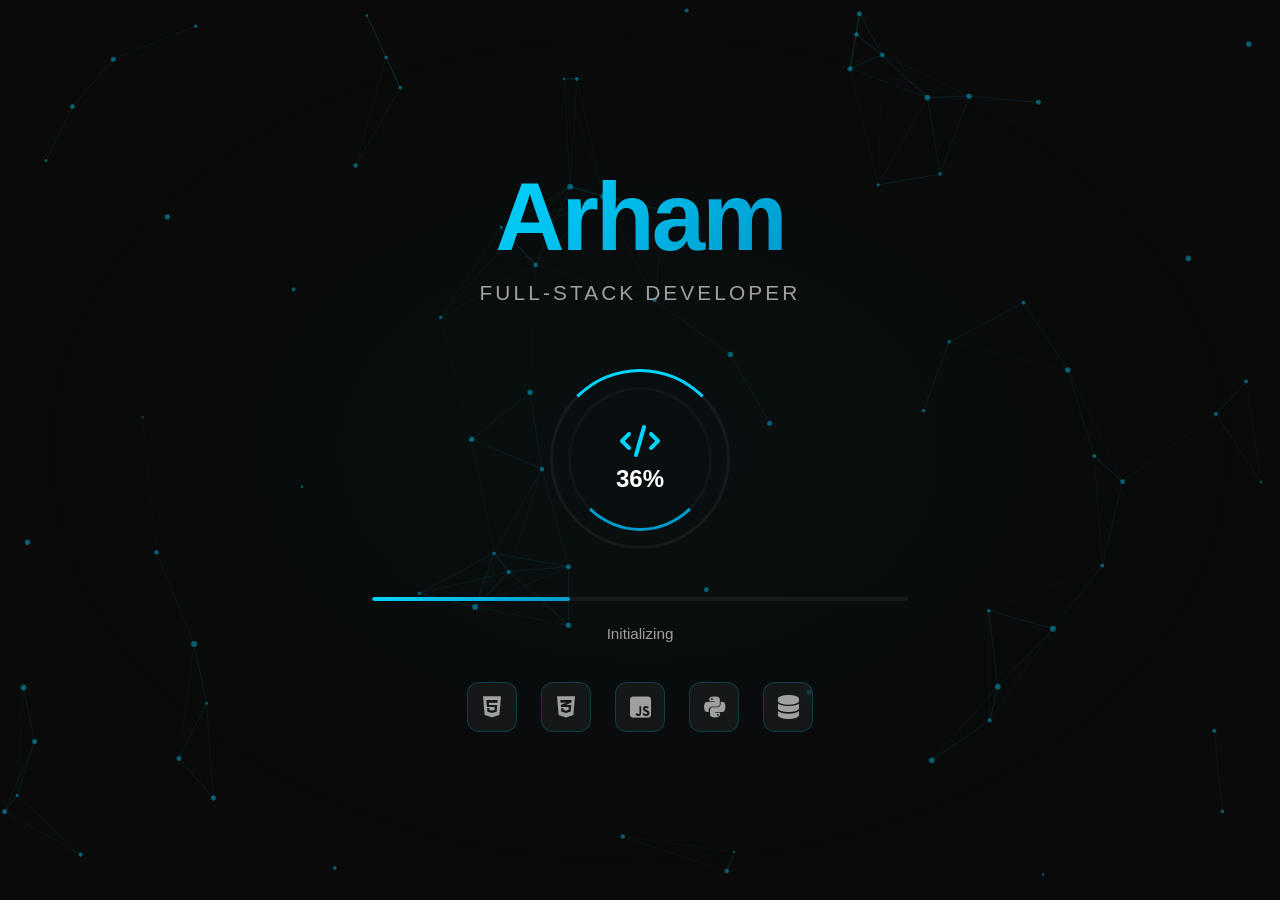
<file: index.html>
<!DOCTYPE html>
<html lang="en">
<head>
    <meta charset="UTF-8">
    <meta name="viewport" content="width=device-width, initial-scale=1.0">
    <title>Arham Topiwala - Portfolio</title>
    <link rel="stylesheet" href="https://cdnjs.cloudflare.com/ajax/libs/font-awesome/6.4.0/css/all.min.css">
    <style>
        * {
            margin: 0;
            padding: 0;
            box-sizing: border-box;
        }

        :root {
            --bg-primary: #0a0a0a;
            --text-primary: #ffffff;
            --text-secondary: #a0a0a0;
            --accent-primary: #00d4ff;
            --accent-secondary: #0099cc;
            --accent-gradient: linear-gradient(135deg, #00d4ff 0%, #0099cc 100%);
        }

        body {
            font-family: 'Inter', -apple-system, BlinkMacSystemFont, 'Segoe UI', sans-serif;
            background: var(--bg-primary);
            color: var(--text-primary);
            overflow: hidden;
            margin: 0;
            padding: 0;
            display: flex;
            align-items: center;
            justify-content: center;
            min-height: 100vh;
        }

        /* Canvas Background */
        #canvas {
            position: fixed;
            top: 0;
            left: 0;
            width: 100%;
            height: 100%;
            z-index: 0;
        }

        /* Subtle Background Overlay */
        .bg-gradient {
            position: fixed;
            top: 0;
            left: 0;
            width: 100%;
            height: 100%;
            background: radial-gradient(ellipse at center, rgba(0, 212, 255, 0.03) 0%, transparent 70%);
            z-index: 1;
        }

        /* Main Container */
        .loader-container {
            position: relative;
            z-index: 10;
            display: flex;
            flex-direction: column;
            align-items: center;
            justify-content: center;
            padding: 2rem;
            text-align: center;
            max-width: 600px;
            width: 100%;
        }

        /* Brand Section */
        .brand-section {
            margin-bottom: 4rem;
            opacity: 0;
            animation: fadeInUp 0.8s ease forwards;
        }

        .brand-name {
            font-size: clamp(3.5rem, 8vw, 6rem);
            font-weight: 900;
            letter-spacing: -0.03em;
            margin-bottom: 0.5rem;
            line-height: 1;
        }

        .name-gradient {
            background: var(--accent-gradient);
            -webkit-background-clip: text;
            -webkit-text-fill-color: transparent;
            background-clip: text;
        }

        .brand-role {
            font-size: clamp(1rem, 2vw, 1.3rem);
            color: var(--text-secondary);
            font-weight: 400;
            letter-spacing: 0.15em;
            text-transform: uppercase;
            margin-top: 1rem;
        }

        /* Simple Loader */
        .loader-wrapper {
            position: relative;
            width: 180px;
            height: 180px;
            margin-bottom: 3rem;
            opacity: 0;
            animation: fadeIn 0.8s ease 0.3s forwards;
        }

        /* Clean Circle Loader */
        .circle-loader {
            position: absolute;
            width: 100%;
            height: 100%;
            border: 3px solid rgba(255, 255, 255, 0.05);
            border-radius: 50%;
            border-top-color: var(--accent-primary);
            animation: rotate 1.5s linear infinite;
        }

        .circle-loader-inner {
            position: absolute;
            top: 15px;
            left: 15px;
            width: calc(100% - 30px);
            height: calc(100% - 30px);
            border: 3px solid rgba(255, 255, 255, 0.03);
            border-radius: 50%;
            border-bottom-color: var(--accent-secondary);
            animation: rotate 2s linear infinite reverse;
        }

        @keyframes rotate {
            100% { transform: rotate(360deg); }
        }

        /* Center Content */
        .loader-center {
            position: absolute;
            top: 50%;
            left: 50%;
            transform: translate(-50%, -50%);
            display: flex;
            flex-direction: column;
            align-items: center;
            gap: 0.5rem;
        }

        .loader-icon {
            font-size: 2rem;
            color: var(--accent-primary);
        }

        .loader-percentage {
            font-size: 1.5rem;
            font-weight: 700;
            color: var(--text-primary);
        }

        /* Progress Bar */
        .progress-container {
            width: 100%;
            opacity: 0;
            animation: fadeInUp 0.8s ease 0.6s forwards;
            margin-bottom: 2.5rem;
        }

        .progress-bar {
            width: 100%;
            height: 4px;
            background: rgba(255, 255, 255, 0.05);
            border-radius: 4px;
            overflow: hidden;
            margin-bottom: 1.5rem;
        }

        .progress-fill {
            height: 100%;
            background: var(--accent-gradient);
            width: 0%;
            border-radius: 4px;
            transition: width 0.3s ease;
        }

        .progress-text {
            font-size: 0.95rem;
            color: var(--text-secondary);
            font-weight: 500;
        }

        /* Simple Dots Animation */
        .loading-dots::after {
            content: '';
            animation: dots 1.5s steps(4, end) infinite;
        }

        @keyframes dots {
            0%, 20% { content: ''; }
            40% { content: '.'; }
            60% { content: '..'; }
            80%, 100% { content: '...'; }
        }

        /* Tech Stack Icons */
        .tech-stack {
            display: flex;
            gap: 1.5rem;
            flex-wrap: wrap;
            justify-content: center;
            opacity: 0;
            animation: fadeInUp 0.8s ease 0.9s forwards;
        }

        .tech-icon {
            width: 50px;
            height: 50px;
            display: flex;
            align-items: center;
            justify-content: center;
            background: rgba(255, 255, 255, 0.05);
            border: 1px solid rgba(0, 212, 255, 0.2);
            border-radius: 12px;
            font-size: 1.5rem;
            color: var(--text-secondary);
            transition: all 0.3s ease;
            backdrop-filter: blur(10px);
        }

        .tech-icon:hover {
            transform: translateY(-5px);
            border-color: var(--accent-primary);
            color: var(--accent-primary);
            box-shadow: 0 10px 25px rgba(0, 212, 255, 0.2);
        }

        /* Fade Animations */
        @keyframes fadeIn {
            from {
                opacity: 0;
            }
            to {
                opacity: 1;
            }
        }

        @keyframes fadeInUp {
            from {
                opacity: 0;
                transform: translateY(20px);
            }
            to {
                opacity: 1;
                transform: translateY(0);
            }
        }

        /* Complete Fade Out */
        .fade-out {
            animation: fadeOut 0.6s ease forwards;
        }

        @keyframes fadeOut {
            to {
                opacity: 0;
            }
        }

        /* Responsive */
        @media (max-width: 768px) {
            .brand-name {
                font-size: clamp(2.5rem, 10vw, 4rem);
            }

            .brand-role {
                font-size: clamp(0.85rem, 2.5vw, 1rem);
                letter-spacing: 0.1em;
            }

            .loader-wrapper {
                width: 150px;
                height: 150px;
                margin-bottom: 2.5rem;
            }

            .loader-icon {
                font-size: 1.5rem;
            }

            .loader-percentage {
                font-size: 1.2rem;
            }

            .brand-section {
                margin-bottom: 3rem;
            }

            .tech-stack {
                gap: 1rem;
            }

            .tech-icon {
                width: 45px;
                height: 45px;
                font-size: 1.3rem;
            }
        }

        @media (max-width: 480px) {
            .loader-container {
                padding: 1.5rem;
            }

            .brand-section {
                margin-bottom: 2.5rem;
            }

            .loader-wrapper {
                width: 130px;
                height: 130px;
                margin-bottom: 2rem;
            }

            .progress-container {
                margin-bottom: 2rem;
            }

            .tech-icon {
                width: 40px;
                height: 40px;
                font-size: 1.2rem;
            }
        }
    </style>
</head>
<body>
    <!-- Animated Canvas Background -->
    <canvas id="canvas"></canvas>

    <!-- Subtle Background Overlay -->
    <div class="bg-gradient"></div>

    <!-- Main Container -->
    <div class="loader-container" id="loaderContainer">
        <!-- Brand Section -->
        <div class="brand-section">
            <h1 class="brand-name">
                <span class="name-gradient">Arham</span>
            </h1>
            <p class="brand-role">Full-Stack Developer</p>
        </div>

        <!-- Loader -->
        <div class="loader-wrapper">
            <div class="circle-loader">
                <div class="circle-loader-inner"></div>
            </div>
            <div class="loader-center">
                <i class="fas fa-code loader-icon"></i>
                <span class="loader-percentage" id="percentage">0%</span>
            </div>
        </div>

        <!-- Progress Section -->
        <div class="progress-container">
            <div class="progress-bar">
                <div class="progress-fill" id="progressFill"></div>
            </div>
            <p class="progress-text">
                <span id="statusText">Loading</span><span class="loading-dots"></span>
            </p>
        </div>

        <!-- Tech Stack Icons -->
        <div class="tech-stack">
            <div class="tech-icon" title="HTML5">
                <i class="fab fa-html5"></i>
            </div>
            <div class="tech-icon" title="CSS3">
                <i class="fab fa-css3-alt"></i>
            </div>
            <div class="tech-icon" title="JavaScript">
                <i class="fab fa-js-square"></i>
            </div>
            <div class="tech-icon" title="Python">
                <i class="fab fa-python"></i>
            </div>
            <div class="tech-icon" title="Database">
                <i class="fas fa-database"></i>
            </div>
        </div>
    </div>

    <script>
        // Canvas Background Animation with Particles
        const canvas = document.getElementById('canvas');
        const ctx = canvas.getContext('2d');
        let particles = [];

        function resizeCanvas() {
            canvas.width = window.innerWidth;
            canvas.height = window.innerHeight;
        }
        resizeCanvas();
        window.addEventListener('resize', resizeCanvas);

        class Particle {
            constructor() {
                this.x = Math.random() * canvas.width;
                this.y = Math.random() * canvas.height;
                this.vx = (Math.random() - 0.5) * 0.5;
                this.vy = (Math.random() - 0.5) * 0.5;
                this.radius = Math.random() * 2 + 1;
            }

            update() {
                this.x += this.vx;
                this.y += this.vy;

                if (this.x < 0 || this.x > canvas.width) this.vx *= -1;
                if (this.y < 0 || this.y > canvas.height) this.vy *= -1;
            }

            draw() {
                ctx.beginPath();
                ctx.arc(this.x, this.y, this.radius, 0, Math.PI * 2);
                ctx.fillStyle = 'rgba(0, 212, 255, 0.4)';
                ctx.fill();
            }
        }

        // Create particles
        for (let i = 0; i < 80; i++) {
            particles.push(new Particle());
        }

        function animate() {
            ctx.clearRect(0, 0, canvas.width, canvas.height);

            particles.forEach(particle => {
                particle.update();
                particle.draw();
            });

            // Draw connections between nearby particles
            for (let i = 0; i < particles.length; i++) {
                for (let j = i + 1; j < particles.length; j++) {
                    const dx = particles[i].x - particles[j].x;
                    const dy = particles[i].y - particles[j].y;
                    const distance = Math.sqrt(dx * dx + dy * dy);

                    if (distance < 150) {
                        ctx.beginPath();
                        ctx.moveTo(particles[i].x, particles[i].y);
                        ctx.lineTo(particles[j].x, particles[j].y);
                        ctx.strokeStyle = `rgba(0, 212, 255, ${0.15 * (1 - distance / 150)})`;
                        ctx.lineWidth = 1;
                        ctx.stroke();
                    }
                }
            }

            requestAnimationFrame(animate);
        }
        animate();

        // Loading simulation
        let progress = 0;
        const progressFill = document.getElementById('progressFill');
        const percentage = document.getElementById('percentage');
        const statusText = document.getElementById('statusText');

        const statuses = [
            'Loading',
            'Initializing',
            'Building',
            'Preparing',
            'Almost there',
            'Ready'
        ];

        let statusIndex = 0;

        const interval = setInterval(() => {
            progress += Math.random() * 15;

            if (progress >= 100) {
                progress = 100;
                clearInterval(interval);

                progressFill.style.width = '100%';
                percentage.textContent = '100%';
                statusText.textContent = 'Ready';

                // Fade out and redirect
                setTimeout(() => {
                    document.getElementById('loaderContainer').classList.add('fade-out');
                    
                    // Redirect to portfolio home page
                    setTimeout(() => {
                        window.location.href = 'home.html';
                    }, 600);
                }, 500);
            } else {
                progressFill.style.width = progress + '%';
                percentage.textContent = Math.floor(progress) + '%';

                // Update status text
                const newStatusIndex = Math.min(
                    Math.floor((progress / 100) * (statuses.length - 1)),
                    statuses.length - 2
                );

                if (newStatusIndex > statusIndex) {
                    statusIndex = newStatusIndex;
                    statusText.textContent = statuses[statusIndex];
                }
            }
        }, 200);
    </script>
</body>
</html>
</file>
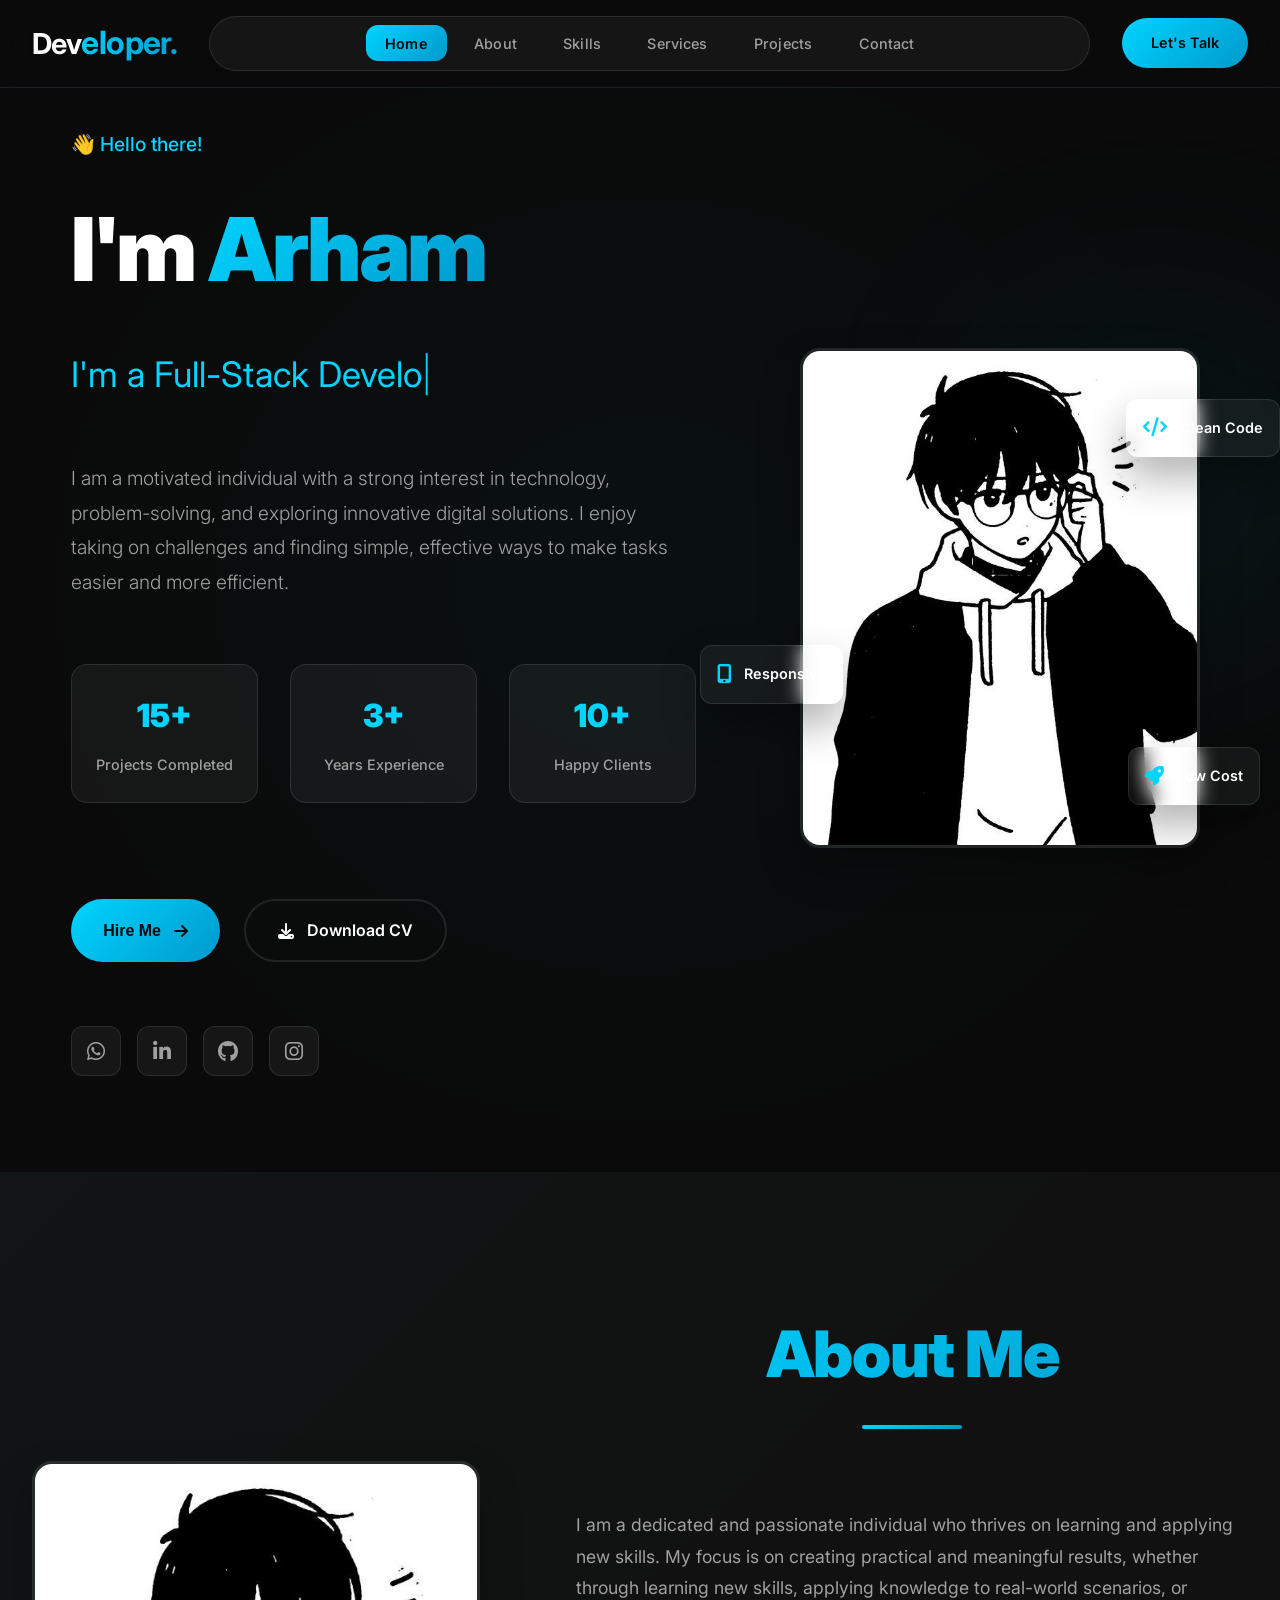
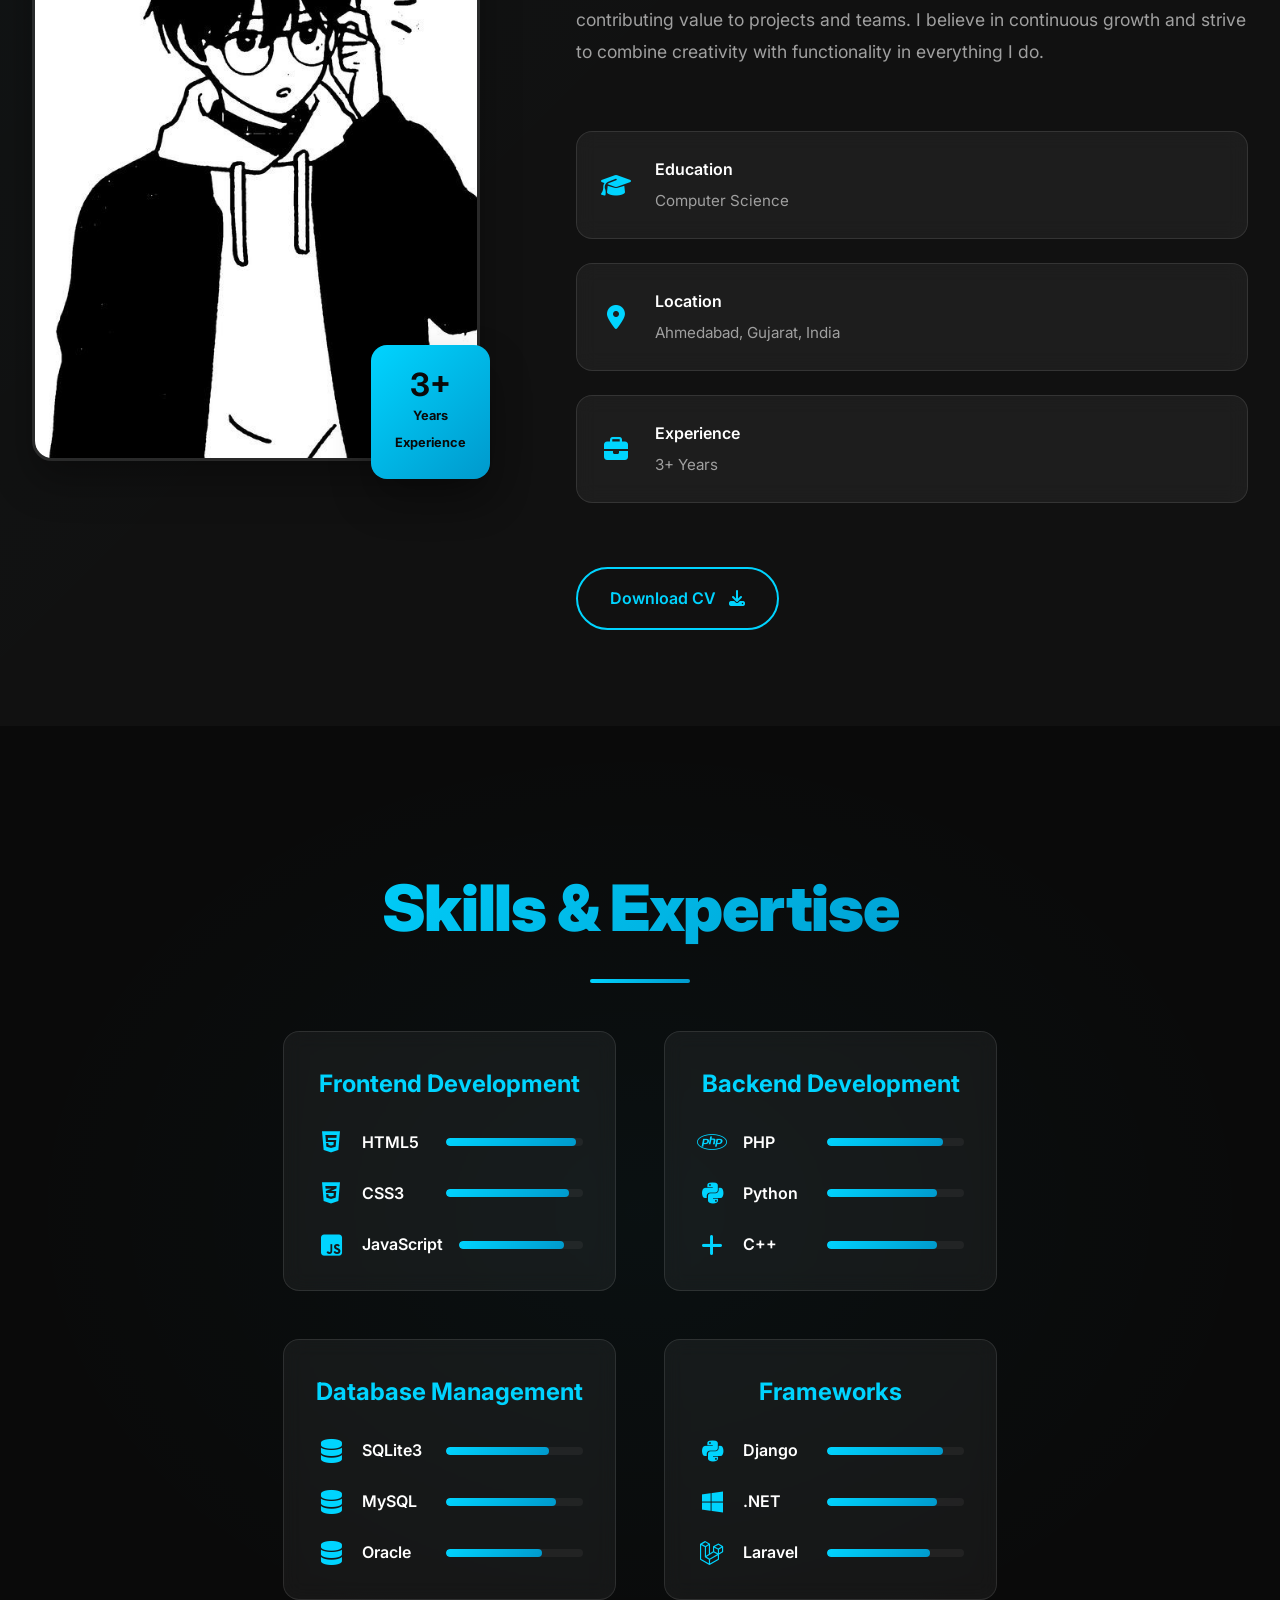
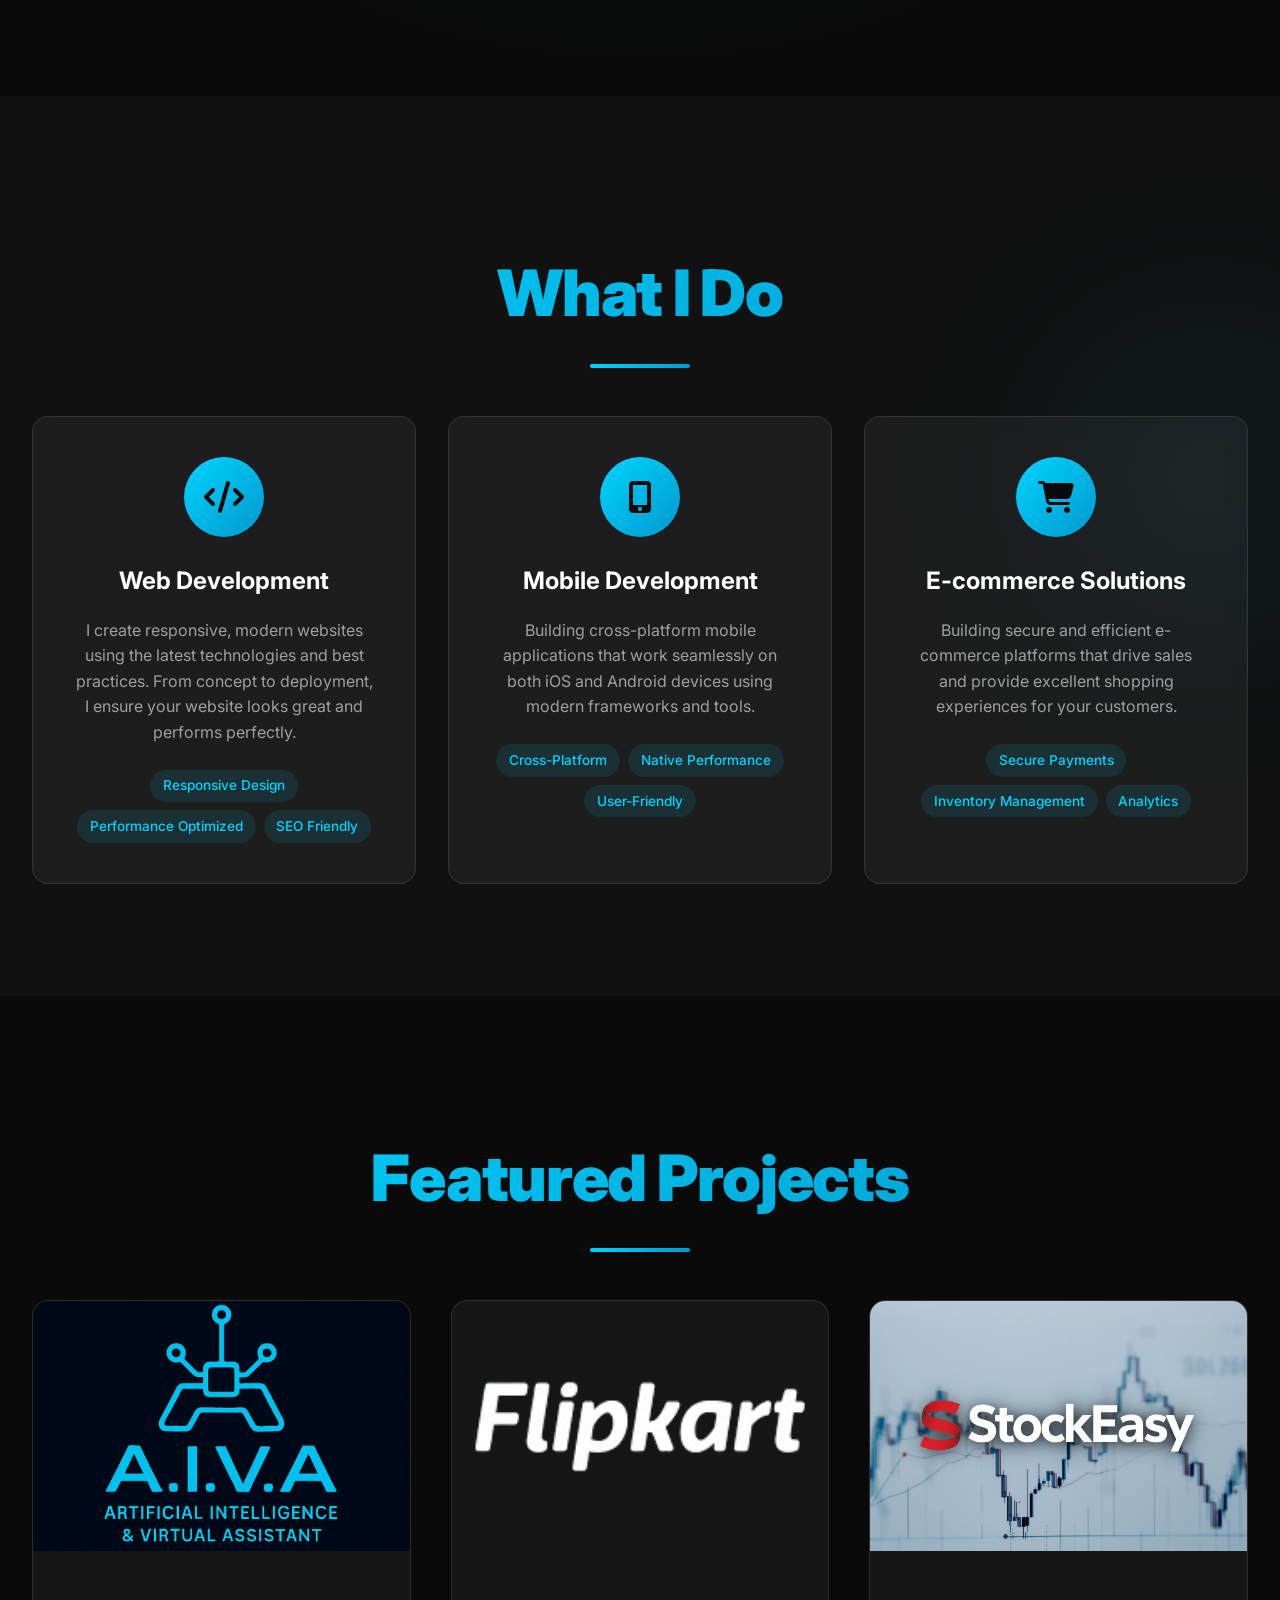
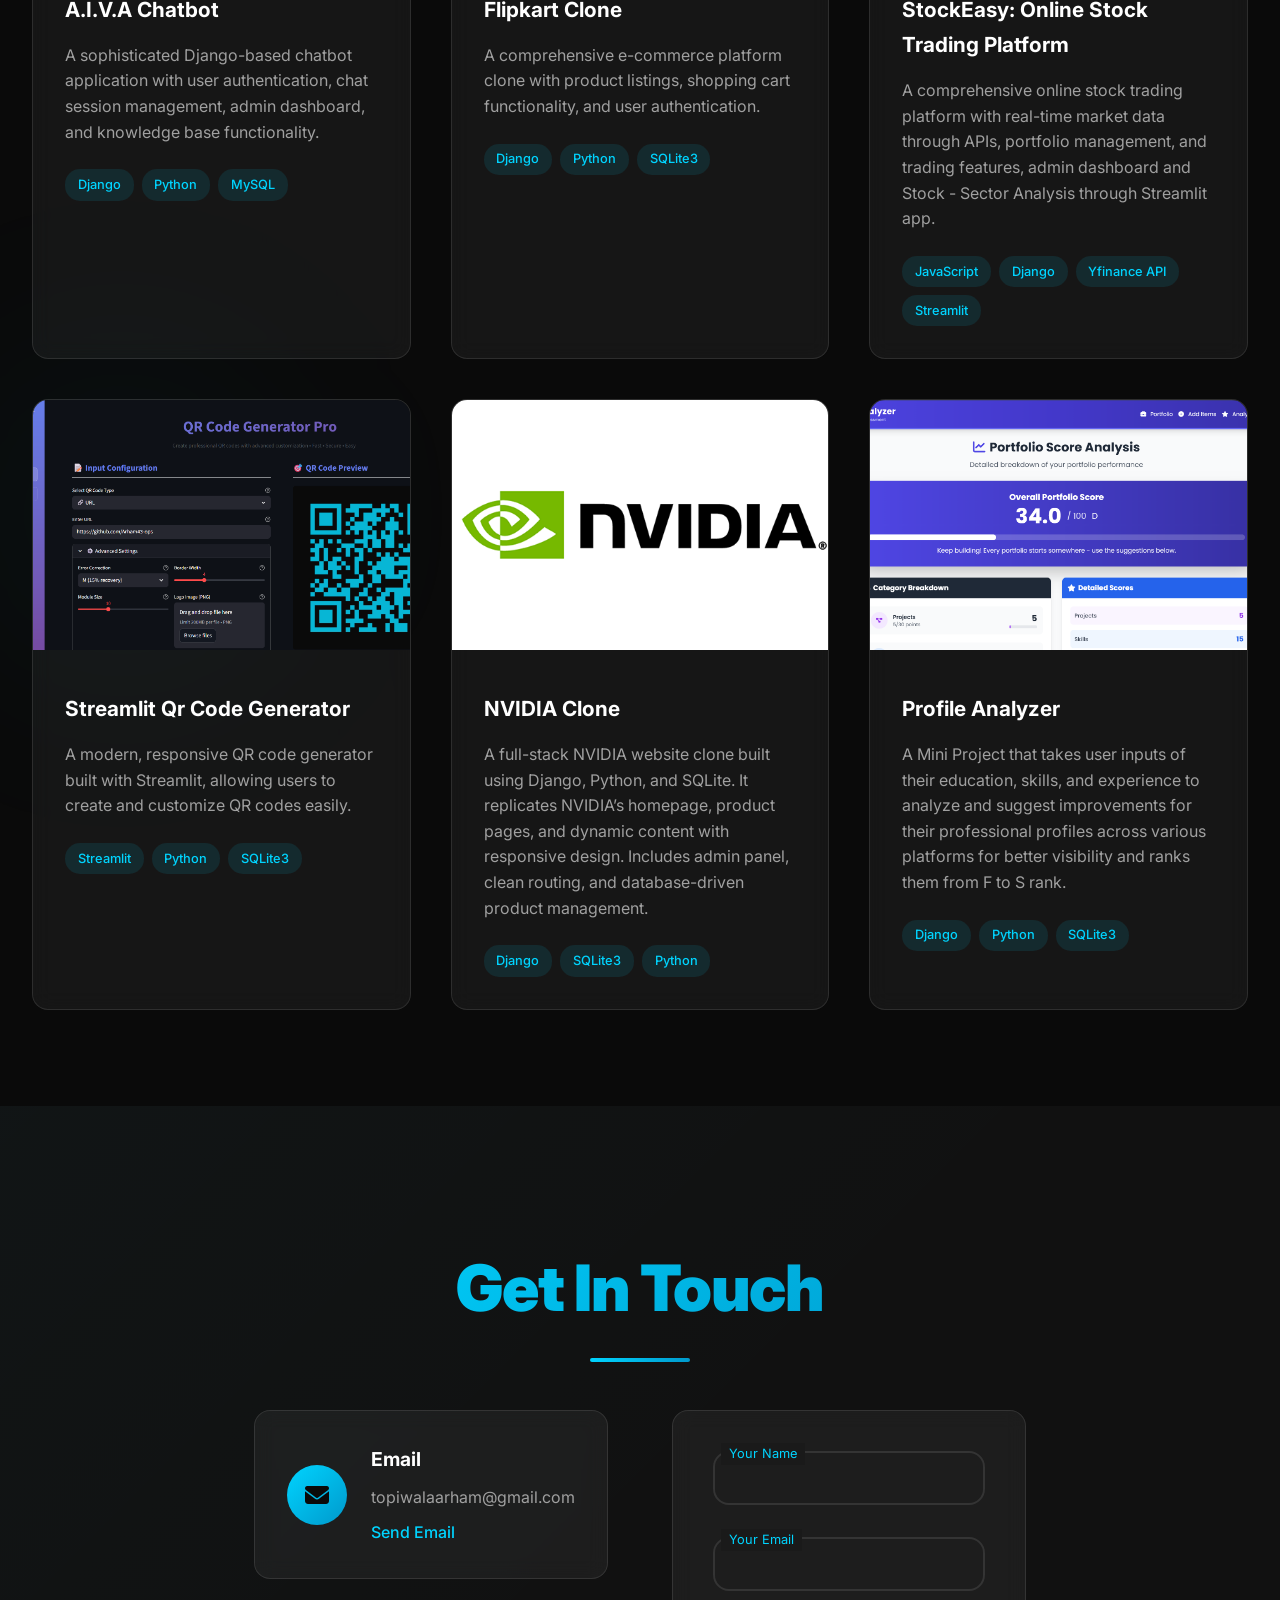
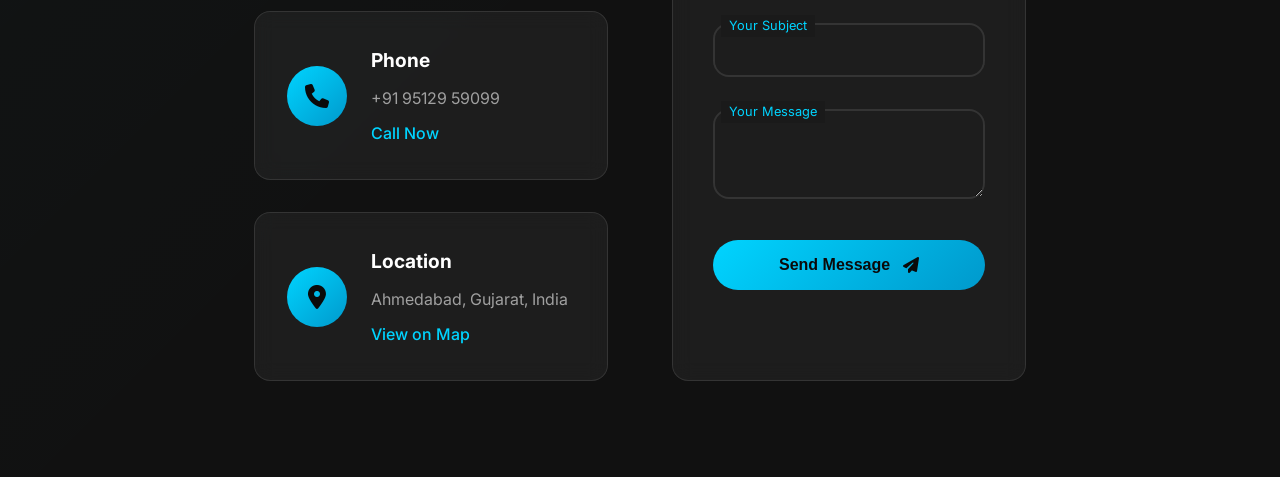
<file: home.html>
<!DOCTYPE html>
<html lang="en">

<head>
    <meta charset="UTF-8">
    <meta name="viewport" content="width=device-width, initial-scale=1.0">
    <title>Arham Topiwala</title>
    <link rel="stylesheet"
        href="https://fonts.googleapis.com/css2?family=Inter:wght@300;400;500;600;700;900&display=swap">
    <link rel="stylesheet" href="https://cdnjs.cloudflare.com/ajax/libs/font-awesome/6.4.0/css/all.min.css">
    <link rel="stylesheet" href="style.css">
</head>

<body>
    <header>
        <nav class="navbar">
            <div class="nav-brand">Dev<span class="brand-dot">eloper.</span></div>
            <ul class="nav-menu">
                <li><a href="#home" class="nav-link active">Home</a></li>
                <li><a href="#about" class="nav-link">About</a></li>
                <li><a href="#skills" class="nav-link">Skills</a></li>
                <li><a href="#service" class="nav-link">Services</a></li>
                <li><a href="#project" class="nav-link">Projects</a></li>
                <li><a href="#contact" class="nav-link">Contact</a></li>
            </ul>
            <div class="nav-cta">
                <a href="#contact" class="cta-btn">Let's Talk</a>
            </div>
            <div class="hamburger">
                <span></span>
                <span></span>
                <span></span>
            </div>
        </nav>
    </header>

    <main>
        <section id="home" class="section home">
            <div class="container">
                <div class="home-content">
                    <div class="home-text">
                        <div class="greeting">👋 Hello there!</div>
                        <h1 class="hero-title">I'm <span class="accent">Arham</span></h1>
                        <h2 class="hero-subtitle" id="rotating-profession">Web Developer</h2>
                        <p class="hero-desc">I am a motivated individual with a strong interest in technology,
                            problem-solving, and exploring innovative
                            digital solutions.
                            I enjoy taking on challenges and finding simple, effective ways to make tasks easier and
                            more efficient.
                        </p>

                        <div class="hero-stats">
                            <div class="stat">
                                <span class="stat-number">15+</span>
                                <span class="stat-label">Projects Completed</span>
                            </div>
                            <div class="stat">
                                <span class="stat-number">3+</span>
                                <span class="stat-label">Years Experience</span>
                            </div>
                            <div class="stat">
                                <span class="stat-number">10+</span>
                                <span class="stat-label">Happy Clients</span>
                            </div>
                        </div>

                        <div class="hero-actions">
                            <button class="hire-btn primary" href = "#contact">
                                <span>Hire Me</span>
                                <i class="fas fa-arrow-right"></i>
                            </button>
                            <a href="#" class="hire-btn secondary" id="downloadCvBtn">
                                <i class="fas fa-download"></i>
                                <span>Download CV</span>
                            </a>
                        </div>

                        <div class="social-links">
                            <a href="https://wa.me/9512959909" aria-label="WhatsApp" class="social-icon whatsapp" target="_blank">
                                <i class="fab fa-whatsapp"></i>
                            </a>
                            <a href="https://www.linkedin.com/in/arham-topiwala" aria-label="LinkedIn" class="social-icon linkedin" target="_blank">
                                <i class="fab fa-linkedin-in"></i>
                            </a>
                            <a href="https://github.com/Arham43-ops" aria-label="GitHub" class="social-icon github" target="_blank">
                                <i class="fab fa-github"></i>
                            </a>
                            <a href="https://www.instagram.com/ofc.not_arham" aria-label="Instagram" class="social-icon instagram" target="_blank">
                                <i class="fab fa-instagram"></i>
                            </a>
                        </div>
                    </div>

                    <div class="home-image">
                        <div class="image-container">
                            <img src="images/img.jpg" alt="Profile photo of Asep" class="profile-image">
                            <div class="floating-card card-1">
                                <i class="fas fa-code"></i>
                                <span>Clean Code</span>
                            </div>
                            <div class="floating-card card-2">
                                <i class="fas fa-mobile-alt"></i>
                                <span>Responsive</span>
                            </div>
                            <div class="floating-card card-3">
                                <i class="fas fa-rocket"></i>
                                <span>Low Cost</span>
                            </div>
                        </div>
                    </div>
                </div>
            </div>
        </section>

        <section id="about" class="section about">
            <div class="container">
                <div class="about-content">
                    <div class="about-image">
                        <div class="image-wrapper">
                            <img src="images/img.jpg" alt="About Asep" class="about-img">
                            <div class="experience-badge">
                                <span class="badge-number">3+</span>
                                <span class="badge-text">Years<br>Experience</span>
                            </div>
                        </div>
                    </div>

                    <div class="about-text">
                        <h2 class="section-title">About Me</h2>
                        <div class="about-description">
                            <p>
                                I am a dedicated and passionate individual who thrives on learning and applying new
                                skills. My focus is on creating practical and meaningful results, whether through
                                learning new
                                skills, applying knowledge to real-world scenarios, or contributing value to projects
                                and teams. I believe in continuous growth
                                and strive to combine
                                creativity with
                                functionality in everything I do.
                            </p>
                        </div>

                        <div class="about-highlights">
                            <div class="highlight">
                                <i class="fas fa-graduation-cap"></i>
                                <div>
                                    <h4>Education</h4>
                                    <p>Computer Science</p>
                                </div>
                            </div>
                            <div class="highlight">
                                <i class="fas fa-map-marker-alt"></i>
                                <div>
                                    <h4>Location</h4>
                                    <p>Ahmedabad, Gujarat, India</p>
                                </div>
                            </div>
                            <div class="highlight">
                                <i class="fas fa-briefcase"></i>
                                <div>
                                    <h4>Experience</h4>
                                    <p>3+ Years</p>
                                </div>
                            </div>
                        </div>

                        <div class="about-actions">
                            <a href="Resume/Arham Resume.pdf" class="about-btn" download>
                                <span>Download CV</span>
                                <i class="fas fa-download"></i>
                            </a>
                        </div>
                    </div>
                </div>
            </div>
        </section>

        <!-- Skills Section -->
        <section id="skills" class="section skills">
            <div class="container">
                <h2 class="section-title">Skills & Expertise</h2>
                <div class="skills-content">
                    <div class="skills-grid">
                        <div class="skill-category">
                            <h3>Frontend Development</h3>
                            <div class="skill-items">
                                <div class="skill-item">
                                    <i class="fab fa-html5"></i>
                                    <span>HTML5</span>
                                    <div class="skill-bar">
                                        <div class="skill-fill" style="width: 95%"></div>
                                    </div>
                                </div>
                                <div class="skill-item">
                                    <i class="fab fa-css3-alt"></i>
                                    <span>CSS3</span>
                                    <div class="skill-bar">
                                        <div class="skill-fill" style="width: 90%"></div>
                                    </div>
                                </div>
                                <div class="skill-item">
                                    <i class="fab fa-js-square"></i>
                                    <span>JavaScript</span>
                                    <div class="skill-bar">
                                        <div class="skill-fill" style="width: 85%"></div>
                                    </div>
                                </div>
                            </div>
                        </div>
                        <div class="skill-category">
                            <h3>Backend Development</h3>
                            <div class="skill-items">
                                <div class="skill-item">
                                    <i class="fab fa-php"></i>
                                    <span>PHP</span>
                                    <div class="skill-bar">
                                        <div class="skill-fill" style="width: 85%"></div>
                                    </div>
                                </div>
                                <div class="skill-item">
                                    <i class="fab fa-python"></i>
                                    <span>Python</span>
                                    <div class="skill-bar">
                                        <div class="skill-fill" style="width: 80%"></div>
                                    </div>
                                </div>
                                <div class="skill-item">
                                    <i class="fas fa-plus"></i>
                                    <span>C++</span>
                                    <div class="skill-bar">
                                        <div class="skill-fill" style="width: 80%"></div>
                                    </div>
                                </div>
                            </div>
                        </div>
                        <div class="skill-category">
                            <h3>Database Management</h3>
                            <div class="skill-items">
                                <div class="skill-item">
                                    <i class="fas fa-database"></i>
                                    <span>SQLite3</span>
                                    <div class="skill-bar">
                                        <div class="skill-fill" style="width: 75%"></div>
                                    </div>
                                </div>
                                <div class="skill-item">
                                    <i class="fas fa-database"></i>
                                    <span>MySQL</span>
                                    <div class="skill-bar">
                                        <div class="skill-fill" style="width: 80%"></div>
                                    </div>
                                </div>
                                <div class="skill-item">
                                    <i class="fas fa-database"></i>
                                    <span>Oracle</span>
                                    <div class="skill-bar">
                                        <div class="skill-fill" style="width: 70%"></div>
                                    </div>
                                </div>
                            </div>
                        </div>
                        <div class="skill-category">
                            <h3>Frameworks</h3>
                            <div class="skill-items">
                                <div class="skill-item">
                                    <i class="fab fa-python"></i>
                                    <span>Django</span>
                                    <div class="skill-bar">
                                        <div class="skill-fill" style="width: 85%"></div>
                                    </div>
                                </div>
                                <div class="skill-item">
                                    <i class="fab fa-windows"></i>
                                    <span>.NET</span>
                                    <div class="skill-bar">
                                        <div class="skill-fill" style="width: 80%"></div>
                                    </div>
                                </div>
                                <div class="skill-item">
                                    <i class="fab fa-laravel"></i>
                                    <span>Laravel</span>
                                    <div class="skill-bar">
                                        <div class="skill-fill" style="width: 75%"></div>
                                    </div>
                                </div>
                            </div>
                        </div>
                    </div>
                </div>
            </div>
        </section>

        <!-- Services Section -->
        <section id="service" class="section services">
            <div class="container">
                <h2 class="section-title">What I Do</h2>
                <div class="services-content">
                    <div class="services-grid">
                        <div class="service-card">
                            <div class="service-icon">
                                <i class="fas fa-code"></i>
                            </div>
                            <h3>Web Development</h3>
                            <p>I create responsive, modern websites using the latest technologies and best practices.
                                From concept to deployment, I ensure your website looks great and performs perfectly.
                            </p>
                            <div class="service-features">
                                <span>Responsive Design</span>
                                <span>Performance Optimized</span>
                                <span>SEO Friendly</span>
                            </div>
                        </div>
                        <div class="service-card">
                            <div class="service-icon">
                                <i class="fas fa-mobile-alt"></i>
                            </div>
                            <h3>Mobile Development</h3>
                            <p>Building cross-platform mobile applications that work seamlessly on both iOS and Android
                                devices using modern frameworks and tools.</p>
                            <div class="service-features">
                                <span>Cross-Platform</span>
                                <span>Native Performance</span>
                                <span>User-Friendly</span>
                            </div>
                        </div>
                        <div class="service-card">
                            <div class="service-icon">
                                <i class="fas fa-shopping-cart"></i>
                            </div>
                            <h3>E-commerce Solutions</h3>
                            <p>Building secure and efficient e-commerce platforms that drive sales and provide excellent
                                shopping experiences for your customers.</p>
                            <div class="service-features">
                                <span>Secure Payments</span>
                                <span>Inventory Management</span>
                                <span>Analytics</span>
                            </div>
                        </div>
                    </div>
                </div>
            </div>
        </section>

        <!-- Projects Section -->
        <section id="project" class="section projects">
            <div class="container">
                <h2 class="section-title">Featured Projects</h2>
                <div class="projects-content">
                    <div class="projects-grid">
                        <div class="project-card">
                            <div class="project-image">
                                <img src="images/AIVA.png" alt="Project 1">
                                <div class="project-overlay">
                                    <div class="project-links">
                                        <a href="#" class="project-link">
                                            <i class="fas fa-external-link-alt"></i>
                                        </a>
                                        <a href="http://github.com/Arham43-ops/aiva_chatbot" class="project-link">
                                            <i class="fab fa-github"></i>
                                        </a>
                                    </div>
                                </div>
                            </div>
                            <div class="project-info">
                                <h3>A.I.V.A Chatbot</h3>
                                <p>A sophisticated Django-based chatbot application with user authentication, chat
                                    session management, admin dashboard, and knowledge base functionality.</p>
                                <div class="project-tech">
                                    <span>Django</span>
                                    <span>Python</span>
                                    <span>MySQL</span>
                                </div>
                            </div>
                        </div>
                        <div class="project-card">
                            <div class="project-image">
                                <img src="images/flipkart.png" alt="Project 2">
                                <div class="project-overlay">
                                    <div class="project-links">
                                        <a href="#" class="project-link">
                                            <i class="fas fa-external-link-alt"></i>
                                        </a>
                                        <a href="https://github.com/Arham43-ops/Flipkart_Clone" class="project-link">
                                            <i class="fab fa-github"></i>
                                        </a>
                                    </div>
                                </div>
                            </div>
                            <div class="project-info">
                                <h3>Flipkart Clone</h3>
                                <p>A comprehensive e-commerce platform clone with product listings, shopping cart
                                    functionality, and user authentication.</p>
                                <div class="project-tech">
                                    <span>Django</span>
                                    <span>Python</span>
                                    <span>SQLite3</span>
                                </div>
                            </div>
                        </div>
                        <div class="project-card">
                            <div class="project-image">
                                <img src="images/StockEasy.jpg" alt="Project 3">
                                <div class="project-overlay">
                                    <div class="project-links">
                                        <a href="#" class="project-link">
                                            <i class="fas fa-external-link-alt"></i>
                                        </a>
                                        <a href="#" class="project-link">
                                            <i class="fab fa-github"></i>
                                        </a>
                                    </div>
                                </div>
                            </div>
                            <div class="project-info">
                                <h3>StockEasy: Online Stock Trading Platform</h3>
                                <p>A comprehensive online stock trading platform with real-time market data through
                                    APIs, portfolio management, and trading features, admin dashboard and Stock - Sector
                                    Analysis through Streamlit app.</p>
                                <div class="project-tech">
                                    <span>JavaScript</span>
                                    <span>Django</span>
                                    <span>Yfinance API</span>
                                    <span>Streamlit</span>
                                </div>
                            </div>
                        </div>
                        <div class="project-card">
                            <div class="project-image">
                                <img src="images/QR-Generator.png" alt="Project 4">
                                <div class="project-overlay">
                                    <div class="project-links">
                                        <a href="#" class="project-link">
                                            <i class="fas fa-external-link-alt"></i>
                                        </a>
                                        <a href="https://github.com/Arham43-ops/Qr_Code-Generator" class="project-link">
                                            <i class="fab fa-github"></i>
                                        </a>
                                    </div>
                                </div>
                            </div>
                            <div class="project-info">
                                <h3>Streamlit Qr Code Generator</h3>
                                <p>A modern, responsive QR code generator built with Streamlit, allowing users to create
                                    and customize QR codes easily.</p>
                                <div class="project-tech">
                                    <span>Streamlit</span>
                                    <span>Python</span>
                                    <span>SQLite3</span>
                                </div>
                            </div>
                        </div>
                        <div class="project-card">
                            <div class="project-image">
                                <img src="images/NVIDIA.png" alt="Project 5">
                                <div class="project-overlay">
                                    <div class="project-links">
                                        <a href="#" class="project-link">
                                            <i class="fas fa-external-link-alt"></i>
                                        </a>
                                        <a href="https://github.com/Arham43-ops/NVIDIA_Clone" class="project-link">
                                            <i class="fab fa-github"></i>
                                        </a>
                                    </div>
                                </div>
                            </div>
                            <div class="project-info">
                                <h3>NVIDIA Clone</h3>
                                <p>A full-stack NVIDIA website clone built using Django, Python, and SQLite.
                                    It replicates NVIDIA’s homepage, product pages, and dynamic content with responsive
                                    design.
                                    Includes admin panel, clean routing, and database-driven product management.</p>
                                <div class="project-tech">
                                    <span>Django</span>
                                    <span>SQLite3</span>
                                    <span>Python</span>
                                </div>
                            </div>
                        </div>
                        <div class="project-card">
                            <div class="project-image">
                                <img src="images/Portfolio Analyzer.png" alt="Project 6">
                                <div class="project-overlay">
                                    <div class="project-links">
                                        <a href="#" class="project-link">
                                            <i class="fas fa-external-link-alt"></i>
                                        </a>
                                        <a href="#" class="project-link">
                                            <i class="fab fa-github"></i>
                                        </a>
                                    </div>
                                </div>
                            </div>
                            <div class="project-info">
                                <h3>Profile Analyzer</h3>
                                <p>A Mini Project that takes user inputs of their education, skills, and experience to
                                    analyze and suggest improvements for their professional profiles across various
                                    platforms for better visibility and ranks them from F to S rank.</p>
                                <div class="project-tech">
                                    <span>Django</span>
                                    <span>Python</span>
                                    <span>SQLite3</span>
                                </div>
                            </div>
                        </div>
                    </div>
                </div>
            </div>
        </section>

        <!-- Contact Section -->
        <section id="contact" class="section contact">
            <div class="container">
                <h2 class="section-title">Get In Touch</h2>
                <div class="contact-content">
                    <div class="contact-info">
                        <div class="contact-item">
                            <div class="contact-icon">
                                <i class="fas fa-envelope"></i>
                            </div>
                            <div class="contact-details">
                                <h3>Email</h3>
                                <p>topiwalaarham@gmail.com</p>
                                <a href="mailto:topiwalaarham@gmail.com">Send Email</a>
                            </div>
                        </div>
                        <div class="contact-item">
                            <div class="contact-icon">
                                <i class="fas fa-phone"></i>
                            </div>
                            <div class="contact-details">
                                <h3>Phone</h3>
                                <p>+91 95129 59099</p>
                                <a href="tel:+91 9512959099">Call Now</a>
                            </div>
                        </div>
                        <div class="contact-item">
                            <div class="contact-icon">
                                <i class="fas fa-map-marker-alt"></i>
                            </div>
                            <div class="contact-details">
                                <h3>Location</h3>
                                <p>Ahmedabad, Gujarat, India</p>
                                <a href="#" target="_blank">View on Map</a>
                            </div>
                        </div>
                    </div>
                    <div class="contact-form">
                        <form id="contactForm">
                            <div class="form-group">
                                <input type="text" id="name" name="name" required>
                                <label for="name">Your Name</label>
                            </div>
                            <div class="form-group">
                                <input type="email" id="email" name="email" required>
                                <label for="email">Your Email</label>
                            </div>
                            <div class="form-group">
                                <input type="text" id="subject" name="subject" required>
                                <label for="subject">Your Subject</label>
                            </div>
                            <div class="form-group">
                                <textarea id="message" name="message" rows="3" required></textarea>
                                <label for="message">Your Message</label>
                            </div>
                            <button type="submit" class="submit-btn">
                                <span>Send Message</span>
                                <i class="fas fa-paper-plane"></i>
                            </button>
                        </form>
                    </div>
                </div>
            </div>
        </section>
    </main>

    <style>
        .hero-actions .secondary {
            text-decoration: none !important;
        }
        .about-btn{
            text-decoration: none !important;
        }
    </style>
    <script src="script.js"></script>
    <script>
        document.addEventListener('DOMContentLoaded', function() {
            const downloadBtn = document.getElementById('downloadCvBtn');
            if (downloadBtn) {
                downloadBtn.addEventListener('click', function(e) {
                    e.preventDefault();
                    // Show a notification
                    const notification = document.createElement('div');
                    notification.textContent = 'Starting download...';
                    notification.style.position = 'fixed';
                    notification.style.bottom = '20px';
                    notification.style.right = '20px';
                    notification.style.background = '#4CAF50';
                    notification.style.color = 'white';
                    notification.style.padding = '15px 25px';
                    notification.style.borderRadius = '4px';
                    notification.style.zIndex = '1000';
                    notification.style.boxShadow = '0 2px 10px rgba(0,0,0,0.2)';
                    document.body.appendChild(notification);

                    // Start download
                    const link = document.createElement('a');
                    link.href = 'Resume/Arham Resume.pdf';
                    link.download = 'Arham_Topiwala_Resume.pdf';
                    document.body.appendChild(link);
                    link.click();
                    document.body.removeChild(link);

                    // Remove notification after 3 seconds
                    setTimeout(() => {
                        notification.style.transition = 'opacity 0.5s';
                        notification.style.opacity = '0';
                        setTimeout(() => {
                            document.body.removeChild(notification);
                        }, 500);
                    }, 1000);
                });
            }
        });
    </script>
</body>

</html>
</file>
<file: style.css>
/* CSS Variables */
:root {
    --bg-primary: #0a0a0a;
    --bg-secondary: #111111;
    --bg-tertiary: #1a1a1a;
    --text-primary: #ffffff;
    --text-secondary: #a0a0a0;
    --text-muted: #666666;
    --accent-primary: #00d4ff;
    --accent-secondary: #0099cc;
    --accent-gradient: linear-gradient(135deg, #00d4ff 0%, #0099cc 100%);
    --accent-gradient-hover: linear-gradient(135deg, #00bfea 0%, #0088bb 100%);
    --border-accent: rgba(0, 212, 255, 0.15);
    --shadow-glow: 0 0 60px rgba(0, 212, 255, 0.15);
    --shadow-card: 0 20px 40px rgba(0, 0, 0, 0.3);
    --shadow-hover: 0 30px 60px rgba(0, 0, 0, 0.4);
    --border-radius: 16px;
    --border-radius-pill: 50px;
    --transition-smooth: all 0.4s cubic-bezier(0.25, 0.46, 0.45, 0.94);
    --transition-fast: all 0.2s ease;
    --transition-spring: all 0.6s cubic-bezier(0.68, -0.55, 0.265, 1.55);
    --glass-bg: rgba(255, 255, 255, 0.05);
    --glass-border: rgba(255, 255, 255, 0.1);
}

* {
    margin: 0;
    padding: 0;
    box-sizing: border-box;
}

body {
    font-family: 'Inter', sans-serif;
    background: var(--bg-primary);
    color: var(--text-primary);
    line-height: 1.7;
    overflow-x: hidden;
    -webkit-font-smoothing: antialiased;
    -moz-osx-font-smoothing: grayscale;
}

.container {
    max-width: 1400px;
    margin: 0 auto;
    padding: 0 2rem;
}

/* Scrollbar Styling */
::-webkit-scrollbar {
    width: 8px;
}

::-webkit-scrollbar-track {
    background: var(--bg-secondary);
}

::-webkit-scrollbar-thumb {
    background: var(--accent-gradient);
    border-radius: 4px;
}

::-webkit-scrollbar-thumb:hover {
    background: var(--accent-gradient-hover);
}

/* Enhanced Header */
header {
    position: fixed;
    top: 0;
    width: 100%;
    z-index: 1000;
    padding: 1rem 0;
    background: rgba(10, 10, 10, 0.8);
    backdrop-filter: blur(20px);
    border-bottom: 1px solid var(--border-accent);
    transition: var(--transition-smooth);
}

header.scrolled {
    padding: 0.5rem 0;
    background: rgba(10, 10, 10, 0.95);
    box-shadow: var(--shadow-card);
}

.navbar {
    display: grid;
    grid-template-columns: auto 1fr auto;
    align-items: center;
    gap: 2rem;
    max-width: 1400px;
    margin: 0 auto;
    padding: 0 2rem;
}

.nav-brand {
    font-size: 1.8rem;
    font-weight: 700;
    color: var(--text-primary);
    letter-spacing: -0.02em;
    position: relative;
    cursor: pointer;
}

.brand-dot {
    background: var(--accent-gradient);
    -webkit-background-clip: text;
    -webkit-text-fill-color: transparent;
    background-clip: text;
    font-size: 2rem;
}

.nav-menu {
    display: flex;
    list-style: none;
    justify-content: center;
    align-items: center;
    gap: 0.5rem;
    background: var(--glass-bg);
    padding: 0.8rem 1.5rem;
    border-radius: var(--border-radius-pill);
    border: 1px solid var(--glass-border);
    backdrop-filter: blur(10px);
}

.nav-link {
    color: var(--text-secondary);
    text-decoration: none;
    font-weight: 500;
    font-size: 0.9rem;
    position: relative;
    padding: 0.6rem 1.2rem;
    border-radius: 12px;
    transition: var(--transition-fast);
    letter-spacing: 0.01em;
}

.nav-link:hover,
.nav-link.active {
    color: var(--text-primary);
    background: rgba(0, 212, 255, 0.1);
    transform: translateY(-1px);
}

.nav-link.active {
    background: var(--accent-gradient);
    color: var(--bg-primary);
    font-weight: 600;
}

.nav-cta {
    display: flex;
    align-items: center;
}

.cta-btn {
    background: var(--accent-gradient);
    color: var(--bg-primary);
    text-decoration: none;
    padding: 0.8rem 1.8rem;
    border-radius: var(--border-radius-pill);
    font-weight: 600;
    font-size: 0.9rem;
    transition: var(--transition-smooth);
    position: relative;
    overflow: hidden;
}

.cta-btn::before {
    content: '';
    position: absolute;
    top: 0;
    left: -100%;
    width: 100%;
    height: 100%;
    background: linear-gradient(90deg, transparent, rgba(255, 255, 255, 0.2), transparent);
    transition: left 0.5s;
}

.cta-btn:hover::before {
    left: 100%;
}

.cta-btn:hover {
    transform: translateY(-2px);
    box-shadow: 0 10px 30px rgba(0, 212, 255, 0.3);
}

.hamburger {
    display: none;
    flex-direction: column;
    cursor: pointer;
    gap: 0.3rem;
    padding: 0.5rem;
    background: var(--glass-bg);
    border-radius: 8px;
    border: 1px solid var(--glass-border);
    backdrop-filter: blur(10px);
    width: 40px;
    margin-left: auto;
}

.hamburger span {
    width: 25px;
    height: 2px;
    background: var(--text-primary);
    border-radius: 2px;
    transition: var(--transition-smooth);
}

.hamburger.active span:nth-child(1) {
    transform: rotate(45deg) translate(5px, 5px);
}

.hamburger.active span:nth-child(2) {
    opacity: 0;
}

.hamburger.active span:nth-child(3) {
    transform: rotate(-45deg) translate(7px, -6px);
}

/* Sections */
.section {
    min-height: 100vh;
    display: flex;
    align-items: center;
    padding: 8rem 0 6rem;
    position: relative;
}

.section-title {
    font-size: clamp(2.5rem, 5vw, 4rem);
    font-weight: 900;
    text-align: center;
    margin-bottom: 3rem;
    background: var(--accent-gradient);
    -webkit-background-clip: text;
    -webkit-text-fill-color: transparent;
    background-clip: text;
    letter-spacing: -0.02em;
    position: relative;
}

.section-title::after {
    content: '';
    display: block;
    width: 100px;
    height: 4px;
    background: var(--accent-gradient);
    margin: 1rem auto 0;
    border-radius: 2px;
}

/* Enhanced Home Section */
.home {
    background: radial-gradient(ellipse at center, rgba(0, 212, 255, 0.03) 0%, transparent 70%);
    position: relative;
    overflow: hidden;
}

.home::before {
    content: '';
    position: absolute;
    top: 20%;
    right: -10%;
    width: 500px;
    height: 500px;
    background: radial-gradient(circle, rgba(0, 212, 255, 0.1) 0%, transparent 70%);
    border-radius: 50%;
    filter: blur(100px);
    animation: float 6s ease-in-out infinite;
}

.home-content {
    display: grid;
    grid-template-columns: 1.2fr 0.8fr;
    gap: 6rem;
    align-items: center;
    max-width: 1300px;
    margin: 0 auto;
    position: relative;
    z-index: 1;
}

.home-text {
    display: flex;
    flex-direction: column;
    gap: 2rem;
}

.greeting {
    font-size: 1.2rem;
    color: var(--accent-primary);
    font-weight: 500;
    margin-bottom: 0.5rem;
    opacity: 0;
    animation: fadeInUp 0.8s ease forwards 0.2s;
}

.hero-title {
    font-size: clamp(3rem, 7vw, 5.5rem);
    font-weight: 900;
    line-height: 1.1;
    letter-spacing: -0.03em;
    margin-bottom: 1rem;
    opacity: 0;
    animation: fadeInUp 0.8s ease forwards 0.4s;
}

.accent {
    background: var(--accent-gradient);
    -webkit-background-clip: text;
    -webkit-text-fill-color: transparent;
    background-clip: text;
    position: relative;
}

.hero-subtitle {
    font-size: clamp(1.5rem, 3vw, 2.2rem);
    font-weight: 400;
    color: var(--accent-primary);
    margin-bottom: 1.5rem;
    min-height: 3rem;
    opacity: 0;
    animation: fadeInUp 0.8s ease forwards 0.6s;
}

.cursor {
    animation: blink 1s infinite;
    color: var(--accent-primary);
    font-weight: 300;
}

.hero-desc {
    font-size: 1.2rem;
    font-weight: 300;
    color: var(--text-secondary);
    max-width: 600px;
    line-height: 1.8;
    opacity: 0;
    animation: fadeInUp 0.8s ease forwards 0.8s;
}

.hero-stats {
    display: grid;
    grid-template-columns: repeat(3, 1fr);
    gap: 2rem;
    margin: 2rem 0;
    opacity: 0;
    animation: fadeInUp 0.8s ease forwards 1s;
}

.stat {
    text-align: center;
    padding: 1.5rem;
    background: var(--glass-bg);
    border: 1px solid var(--glass-border);
    border-radius: var(--border-radius);
    backdrop-filter: blur(10px);
    transition: 0s;
}

.stat:hover {
    transform: translateY(-5px);
    box-shadow: var(--shadow-card);
    border-color: var(--accent-primary);
}

.stat-number {
    display: block;
    font-size: 2rem;
    font-weight: 900;
    color: var(--accent-primary);
    margin-bottom: 0.5rem;
}

.stat-label {
    font-size: 0.9rem;
    color: var(--text-secondary);
    font-weight: 500;
}

.hero-actions {
    display: flex;
    gap: 1.5rem;
    margin: 2rem 0;
    opacity: 0;
    animation: fadeInUp 0.8s ease forwards 1.2s;
}

.hire-btn {
    display: flex;
    align-items: center;
    gap: 0.8rem;
    padding: 1rem 2rem;
    border-radius: var(--border-radius-pill);
    font-weight: 600;
    font-size: 1rem;
    cursor: pointer;
    transition: var(--transition-smooth);
    border: none;
    position: relative;
    overflow: hidden;
}

.hire-btn.primary {
    background: var(--accent-gradient);
    color: var(--bg-primary);
}

.hire-btn.secondary {
    background: transparent;
    color: var(--text-primary);
    border: 2px solid var(--glass-border);
}

.hire-btn:hover {
    transform: translateY(-3px);
    box-shadow: 0 15px 35px rgba(0, 212, 255, 0.3);
}

.hire-btn.secondary:hover {
    border-color: var(--accent-primary);
    color: var(--accent-primary);
}

.social-links {
    display: flex;
    gap: 1rem;
    opacity: 0;
    animation: fadeInUp 0.8s ease forwards 1.4s;
}

.social-icon {
    width: 50px;
    height: 50px;
    border-radius: 12px;
    display: flex;
    align-items: center;
    justify-content: center;
    color: var(--text-secondary);
    text-decoration: none;
    transition: 0s;
    font-size: 1.3rem;
    background: var(--glass-bg);
    border: 1px solid var(--glass-border);
    backdrop-filter: blur(10px);
}

.social-icon:hover {
    transform: translateY(-3px);
    color: var(--text-primary);
    box-shadow: var(--shadow-card);
}

.social-icon.whatsapp:hover {
    background: #25d366;
    color: white;
}

.social-icon.linkedin:hover {
    background: #0077b5;
    color: white;
}

.social-icon.github:hover {
    background: #333;
    color: white;
}

.social-icon.instagram:hover {
    background: linear-gradient(45deg, #f09433 0%, #e6683c 25%, #dc2743 50%, #cc2366 75%, #bc1888 100%);
    color: white;
}

/* Enhanced Home Image */
.home-image {
    position: relative;
    display: flex;
    justify-content: center;
    align-items: center;
}

.image-container {
    position: relative;
    opacity: 0;
    animation: fadeInScale 1s ease forwards 0.5s;
}

.profile-image {
    width: 400px;
    height: 500px;
    object-fit: cover;
    border-radius: 20px;
    box-shadow: var(--shadow-card);
    transition: var(--transition-smooth);
    border: 3px solid var(--glass-border);
}

.profile-image:hover {
    transform: scale(1.02);
    box-shadow: var(--shadow-hover);
}

.floating-card {
    position: absolute;
    background: var(--glass-bg);
    border: 1px solid var(--glass-border);
    backdrop-filter: blur(10px);
    padding: 1rem;
    border-radius: 12px;
    display: flex;
    align-items: center;
    gap: 0.8rem;
    color: var(--text-primary);
    font-weight: 600;
    font-size: 0.9rem;
    animation: floatCard 4s ease-in-out infinite;
    box-shadow: var(--shadow-card);
}

.floating-card i {
    color: var(--accent-primary);
    font-size: 1.2rem;
}

.card-1 {
    top: 10%;
    right: -20%;
    animation-delay: 0s;
}

.card-2 {
    bottom: 30%;
    left: -25%;
    animation-delay: 1.5s;
}

.card-3 {
    bottom: 10%;
    right: -15%;
    animation-delay: 3s;
}

/* Enhanced About Section */
.about {
    background: var(--bg-secondary);
    position: relative;
}

.about::before {
    content: '';
    position: absolute;
    top: 0;
    left: 0;
    width: 100%;
    height: 100%;
    background: linear-gradient(135deg, rgba(0, 212, 255, 0.02) 0%, transparent 50%);
    pointer-events: none;
}

.about-content {
    display: grid;
    grid-template-columns: 0.8fr 1.2fr;
    gap: 6rem;
    align-items: center;
    max-width: 1300px;
    margin: 0 auto;
    position: relative;
    z-index: 1;
}

.about-image {
    position: relative;
}

.image-wrapper {
    position: relative;
    display: inline-block;
}

.about-img {
    width: 100%;
    max-width: 500px;
    height: 600px;
    object-fit: cover;
    border-radius: 20px;
    box-shadow: var(--shadow-card);
    border: 3px solid var(--glass-border);
    transition: var(--transition-smooth);
}

.about-img:hover {
    transform: scale(1.02);
    box-shadow: var(--shadow-hover);
}

.experience-badge {
    position: absolute;
    bottom: -10px;
    right: -10px;
    background: var(--accent-gradient);
    color: var(--bg-primary);
    padding: 1.5rem;
    border-radius: 16px;
    text-align: center;
    box-shadow: var(--shadow-card);
    font-weight: 700;
}

.badge-number {
    display: block;
    font-size: 2rem;
    line-height: 1;
}

.badge-text {
    font-size: 0.8rem;
    line-height: 1.2;
}

.about-text {
    display: flex;
    flex-direction: column;
    gap: 2rem;
}

.about-description {
    display: flex;
    flex-direction: column;
    gap: 1.5rem;
}

.about-description p {
    font-size: 1.1rem;
    color: var(--text-secondary);
    line-height: 1.8;
}

.about-highlights {
    display: flex;
    flex-direction: column;
    gap: 1.5rem;
    margin: 2rem 0;
}

.highlight {
    display: flex;
    align-items: center;
    gap: 1.5rem;
    padding: 1.5rem;
    background: var(--glass-bg);
    border: 1px solid var(--glass-border);
    border-radius: var(--border-radius);
    backdrop-filter: blur(10px);
    transition: 0s;
}

.highlight:hover {
    transform: translateX(10px);
    border-color: var(--accent-primary);
}

.highlight i {
    color: var(--accent-primary);
    font-size: 1.5rem;
    width: 30px;
    text-align: center;
}

.highlight h4 {
    margin-bottom: 0.3rem;
    color: var(--text-primary);
    font-weight: 600;
}

.highlight p {
    color: var(--text-secondary);
    font-size: 0.95rem;
}

.about-actions {
    display: flex;
    gap: 1rem;
}

.about-btn {
    display: flex;
    align-items: center;
    gap: 0.8rem;
    padding: 1rem 2rem;
    background: transparent;
    color: var(--accent-primary);
    border: 2px solid var(--accent-primary);
    border-radius: var(--border-radius-pill);
    font-weight: 600;
    cursor: pointer;
    transition: 0s;
}

.about-btn:hover {
    background: var(--accent-primary);
    color: var(--bg-primary);
    transform: translateY(-2px);
    box-shadow: 0 10px 30px rgba(0, 212, 255, 0.3);
}

/* Animations */
@keyframes fadeInUp {
    from {
        opacity: 0;
        transform: translateY(30px);
    }
    to {
        opacity: 1;
        transform: translateY(0);
    }
}

@keyframes fadeInScale {
    from {
        opacity: 0;
        transform: scale(0.8);
    }
    to {
        opacity: 1;
        transform: scale(1);
    }
}

@keyframes float {
    0%, 100% {
        transform: translateY(0px);
    }
    50% {
        transform: translateY(-20px);
    }
}

@keyframes floatCard {
    0%, 100% {
        transform: translateY(0px);
    }
    50% {
        transform: translateY(-10px);
    }
}

@keyframes blink {
    0%, 50% {
        opacity: 1;
    }
    51%, 100% {
        opacity: 0;
    }
}

/* Responsive Design */
@media (max-width: 1200px) {
    .container {
        padding: 0 1.5rem;
    }
    
    .navbar {
        padding: 0 1.5rem;
    }
    
    .home-content,
    .about-content {
        gap: 4rem;
    }
}

@media (max-width: 768px) {
    .container {
        padding: 0 1rem;
    }
    
    .navbar {
        padding: 0 1rem;
        grid-template-columns: auto auto;
        gap: 1rem;
    }
    
    .nav-menu {
        position: fixed;
        top: 0;
        left: 0;
        width: 100%;
        height: 100vh;
        background: rgba(10, 10, 10, 0.98);
        backdrop-filter: blur(20px);
        flex-direction: column;
        justify-content: center;
        gap: 2rem;
        padding: 2rem;
        border-radius: 0;
        border: none;
        transform: translateX(-100%);
        transition: var(--transition-smooth);
        z-index: 999;
    }
    
    .nav-menu.active {
        transform: translateX(0);
    }
    
    .nav-link {
        font-size: 1.5rem;
        padding: 1rem 2rem;
        text-align: center;
        width: 100%;
    }
    
    .nav-cta {
        display: none;
    }
    
    .hamburger {
        display: flex;
        z-index: 1000;
    }
    
    .section {
        padding: 6rem 0 4rem;
        min-height: auto;
    }
    
    .home {
        min-height: 100vh;
        padding: 8rem 0 4rem;
    }
    
    .home-content,
    .about-content {
        grid-template-columns: 1fr;
        gap: 3rem;
        text-align: center;
    }
    
    .home-image,
    .about-image {
        order: -1;
    }
    
    .hero-stats {
        grid-template-columns: 1fr;
        gap: 1rem;
    }
    
    .hero-actions {
        flex-direction: column;
        align-items: center;
        gap: 1rem;
    }
    
    .hire-btn {
        width: 100%;
        max-width: 250px;
        justify-content: center;
    }
    
    .profile-image,
    .about-img {
        width: 300px;
        height: 400px;
    }
    
    .floating-card {
        display: none;
    }
    
    .section-title {
        font-size: 2.5rem;
        margin-bottom: 2rem;
    }
    
    .hero-title {
        font-size: 2.8rem;
    }
    
    .hero-subtitle {
        font-size: 1.5rem;
    }
    
    .hero-desc {
        font-size: 1rem;
        max-width: 100%;
    }
    
    .about-highlights {
        gap: 1rem;
    }
    
    .highlight {
        padding: 1rem;
    }
    
    .highlight:hover {
        transform: none;
    }
}

@media (max-width: 480px) {
    .container {
        padding: 0 0.75rem;
    }
    
    .navbar {
        padding: 0 0.75rem;
    }
    
    .hero-title {
        font-size: 2.5rem;
    }
    
    .hero-subtitle {
        font-size: 1.3rem;
    }
    
    .section-title {
        font-size: 2rem;
    }
    
    .profile-image,
    .about-img {
        width: 250px;
        height: 350px;
    }
    
    .social-icon {
        width: 45px;
        height: 45px;
        font-size: 1.2rem;
    }
    
    .stat {
        padding: 1rem;
    }
    
    .stat-number {
        font-size: 1.5rem;
    }
    
    .hire-btn {
        padding: 0.8rem 1.5rem;
        font-size: 0.9rem;
    }
}

@media (max-width: 320px) {
    .nav-brand {
        font-size: 1.5rem;
    }
    
    .hero-title {
        font-size: 2.2rem;
    }
    
    .section-title {
        font-size: 1.8rem;
    }
    
    .profile-image,
    .about-img {
        width: 220px;
        height: 300px;
    }
}

/* Skills Section */
.skills {
    background: var(--bg-primary);
    position: relative;
}

.skills::before {
    content: '';
    position: absolute;
    top: 0;
    left: 0;
    width: 100%;
    height: 100%;
    background: radial-gradient(ellipse at center, rgba(0, 212, 255, 0.03) 0%, transparent 70%);
    pointer-events: none;
}

.skills-content {
    max-width: 1200px;
    margin: 0 auto;
}

.skills-grid {
    display: grid;
    grid-template-columns: repeat(2, 1fr);
    gap: 3rem;
}

.skill-category {
    background: var(--glass-bg);
    border: 1px solid var(--glass-border);
    border-radius: var(--border-radius);
    padding: 2rem;
    backdrop-filter: blur(10px);
    transition: var(--transition-smooth);
}

.skill-category:hover {
    transform: translateY(-5px);
    border-color: var(--accent-primary);
    box-shadow: var(--shadow-hover);
}

.skill-category h3 {
    color: var(--accent-primary);
    font-size: 1.5rem;
    margin-bottom: 1.5rem;
    text-align: center;
}

.skill-items {
    display: flex;
    flex-direction: column;
    gap: 1.5rem;
}

.skill-item {
    display: flex;
    align-items: center;
    gap: 1rem;
}

.skill-item i {
    color: var(--accent-primary);
    font-size: 1.5rem;
    width: 30px;
    text-align: center;
}

.skill-item span {
    flex: 1;
    font-weight: 600;
    color: var(--text-primary);
}

.skill-bar {
    height: 8px;
    background: var(--glass-bg);
    border-radius: 4px;
    overflow: hidden;
    flex: 2;
}

.skill-fill {
    height: 100%;
    background: var(--accent-gradient);
    border-radius: 4px;
    transition: width 1s ease;
}

/* Services Section */
.services {
    background: var(--bg-secondary);
    position: relative;
}

.services::before {
    content: '';
    position: absolute;
    top: 20%;
    right: -10%;
    width: 400px;
    height: 400px;
    background: radial-gradient(circle, rgba(0, 212, 255, 0.1) 0%, transparent 70%);
    border-radius: 50%;
    filter: blur(100px);
    animation: float 8s ease-in-out infinite;
}

.services-content {
    max-width: 1300px;
    margin: 0 auto;
}

.services-grid {
    display: grid;
    grid-template-columns: repeat(auto-fit, minmax(350px, 1fr));
    gap: 2rem;
}

.service-card {
    background: var(--glass-bg);
    border: 1px solid var(--glass-border);
    border-radius: var(--border-radius);
    padding: 2.5rem;
    text-align: center;
    backdrop-filter: blur(10px);
    transition: var(--transition-smooth);
    position: relative;
    overflow: hidden;
}

.service-card::before {
    content: '';
    position: absolute;
    top: 0;
    left: -100%;
    width: 100%;
    height: 100%;
    background: linear-gradient(90deg, transparent, rgba(0, 212, 255, 0.1), transparent);
    transition: left 0.5s;
}

.service-card:hover::before {
    left: 100%;
}

.service-card:hover {
    transform: translateY(-10px);
    border-color: var(--accent-primary);
    box-shadow: var(--shadow-hover);
}

.service-icon {
    width: 80px;
    height: 80px;
    background: var(--accent-gradient);
    border-radius: 50%;
    display: flex;
    align-items: center;
    justify-content: center;
    margin: 0 auto 1.5rem;
    font-size: 2rem;
    color: var(--bg-primary);
    position: relative;
    z-index: 1;
}

.service-card h3 {
    font-size: 1.5rem;
    margin-bottom: 1rem;
    color: var(--text-primary);
}

.service-card p {
    color: var(--text-secondary);
    line-height: 1.6;
    margin-bottom: 1.5rem;
}

.service-features {
    display: flex;
    flex-wrap: wrap;
    gap: 0.5rem;
    justify-content: center;
}

.service-features span {
    background: rgba(0, 212, 255, 0.1);
    color: var(--accent-primary);
    padding: 0.3rem 0.8rem;
    border-radius: 20px;
    font-size: 0.85rem;
    font-weight: 500;
}

/* Projects Section */
.projects {
    background: var(--bg-primary);
    position: relative;
}

.projects::before {
    content: '';
    position: absolute;
    bottom: 20%;
    left: -10%;
    width: 500px;
    height: 500px;
    background: radial-gradient(circle, rgba(0, 212, 255, 0.05) 0%, transparent 70%);
    border-radius: 50%;
    filter: blur(100px);
    animation: float 10s ease-in-out infinite reverse;
}

.projects-content {
    max-width: 1300px;
    margin: 0 auto;
}

.projects-grid {
    display: grid;
    grid-template-columns: repeat(auto-fit, minmax(350px, 1fr));
    gap: 2.5rem;
}

.project-card {
    background: var(--glass-bg);
    border: 1px solid var(--glass-border);
    border-radius: var(--border-radius);
    overflow: hidden;
    backdrop-filter: blur(10px);
    transition: var(--transition-smooth);
}

.project-card:hover {
    transform: translateY(-10px);
    border-color: var(--accent-primary);
    box-shadow: var(--shadow-hover);
}

.project-image {
    position: relative;
    overflow: hidden;
}

.project-image img {
    width: 100%;
    height: 250px;
    object-fit: cover;
    transition: var(--transition-smooth);
}

.project-card:hover .project-image img {
    transform: scale(1.1);
}

.project-overlay {
    position: absolute;
    top: 0;
    left: 0;
    width: 100%;
    height: 100%;
    background: rgba(0, 212, 255, 0.9);
    display: flex;
    align-items: center;
    justify-content: center;
    opacity: 0;
    transition: var(--transition-smooth);
}

.project-card:hover .project-overlay {
    opacity: 1;
}

.project-links {
    display: flex;
    gap: 1rem;
}

.project-link {
    width: 50px;
    height: 50px;
    background: var(--bg-primary);
    border-radius: 50%;
    display: flex;
    align-items: center;
    justify-content: center;
    color: var(--accent-primary);
    text-decoration: none;
    transition: var(--transition-smooth);
}

.project-link:hover {
    transform: scale(1.1);
    background: var(--accent-primary);
    color: var(--bg-primary);
}

.project-info {
    padding: 2rem;
}

.project-info h3 {
    font-size: 1.3rem;
    margin-bottom: 1rem;
    color: var(--text-primary);
}

.project-info p {
    color: var(--text-secondary);
    line-height: 1.6;
    margin-bottom: 1.5rem;
}

.project-tech {
    display: flex;
    flex-wrap: wrap;
    gap: 0.5rem;
}

.project-tech span {
    background: rgba(0, 212, 255, 0.1);
    color: var(--accent-primary);
    padding: 0.3rem 0.8rem;
    border-radius: 15px;
    font-size: 0.8rem;
    font-weight: 500;
}

/* Contact Section */
.contact {
    background: var(--bg-secondary);
    position: relative;
}

.contact::before {
    content: '';
    position: absolute;
    top: 0;
    left: 0;
    width: 100%;
    height: 100%;
    background: linear-gradient(135deg, rgba(0, 212, 255, 0.02) 0%, transparent 50%);
    pointer-events: none;
}

.contact-content {
    display: grid;
    grid-template-columns: 1fr 1fr;
    gap: 4rem;
    max-width: 1400px;
    margin: 0 auto;
}

.contact-info {
    display: flex;
    flex-direction: column;
    gap: 2rem;
}

.contact-item {
    display: flex;
    align-items: center;
    gap: 1.5rem;
    padding: 2rem;
    background: var(--glass-bg);
    border: 1px solid var(--glass-border);
    border-radius: var(--border-radius);
    backdrop-filter: blur(10px);
    transition: var(--transition-smooth);
}

.contact-item:hover {
    transform: translateX(10px);
    border-color: var(--accent-primary);
}

.contact-icon {
    width: 60px;
    height: 60px;
    background: var(--accent-gradient);
    border-radius: 50%;
    display: flex;
    align-items: center;
    justify-content: center;
    color: var(--bg-primary);
    font-size: 1.5rem;
}

.contact-details h3 {
    color: var(--text-primary);
    margin-bottom: 0.5rem;
    font-size: 1.2rem;
}

.contact-details p {
    color: var(--text-secondary);
    margin-bottom: 0.5rem;
}

.contact-details a {
    color: var(--accent-primary);
    text-decoration: none;
    font-weight: 500;
    transition: var(--transition-fast);
}

.contact-details a:hover {
    text-decoration: underline;
}

.contact-form {
    background: var(--glass-bg);
    border: 1px solid var(--glass-border);
    border-radius: var(--border-radius);
    padding: 2.5rem;
    backdrop-filter: blur(10px);
}

.form-group {
    position: relative;
    margin-bottom: 2rem;
}

.form-group input,
.form-group textarea {
    width: 100%;
    padding: 1rem;
    background: transparent;
    border: 2px solid var(--glass-border);
    border-radius: var(--border-radius);
    color: var(--text-primary);
    font-size: 1rem;
    transition: var(--transition-fast);
    outline: none;
}

.form-group input:focus,
.form-group textarea:focus {
    border-color: var(--accent-primary);
    box-shadow: 0 0 0 3px rgba(0, 212, 255, 0.1);
}

.form-group label {
    position: absolute;
    top: 3rem;
    left: 1rem;
    color: var(--text-secondary);
    transition: var(--transition-fast);
    pointer-events: none;
}

.form-group input:focus + label,
.form-group input:not(:placeholder-shown) + label,
.form-group textarea:focus + label,
.form-group textarea:not(:placeholder-shown) + label {
    top: -0.5rem;
    left: 0.5rem;
    font-size: 0.8rem;
    color: var(--accent-primary);
    background: var(--bg-tertiary);
    padding: 0 0.5rem;
}

.submit-btn {
    width: 100%;
    background: var(--accent-gradient);
    color: var(--bg-primary);
    border: none;
    padding: 1rem 2rem;
    border-radius: var(--border-radius-pill);
    font-size: 1rem;
    font-weight: 600;
    cursor: pointer;
    transition: var(--transition-smooth);
    display: flex;
    align-items: center;
    justify-content: center;
    gap: 0.8rem;
}

.submit-btn:hover {
    transform: translateY(-2px);
    box-shadow: 0 10px 30px rgba(0, 212, 255, 0.3);
}

/* Responsive Updates */
@media (max-width: 768px) {
    .skills-grid {
        grid-template-columns: 1fr;
        gap: 2rem;
    }

    .services-grid {
        grid-template-columns: 1fr;
        gap: 2rem;
    }

    .projects-grid {
        grid-template-columns: 1fr;
        gap: 2rem;
    }

    .contact-content {
        grid-template-columns: 1fr;
        gap: 3rem;
    }

    .contact-item {
        padding: 1.5rem;
    }

    .contact-form {
        padding: 2rem;
    }
}

@media (max-width: 480px) {
    .skill-category {
        padding: 1.5rem;
    }

    .service-card {
        padding: 2rem;
    }

    .project-info {
        padding: 1.5rem;
    }

    .contact-item {
        flex-direction: column;
        text-align: center;
        gap: 1rem;
    }

    .contact-icon {
        width: 50px;
        height: 50px;
        font-size: 1.2rem;
    }
}
</file>
